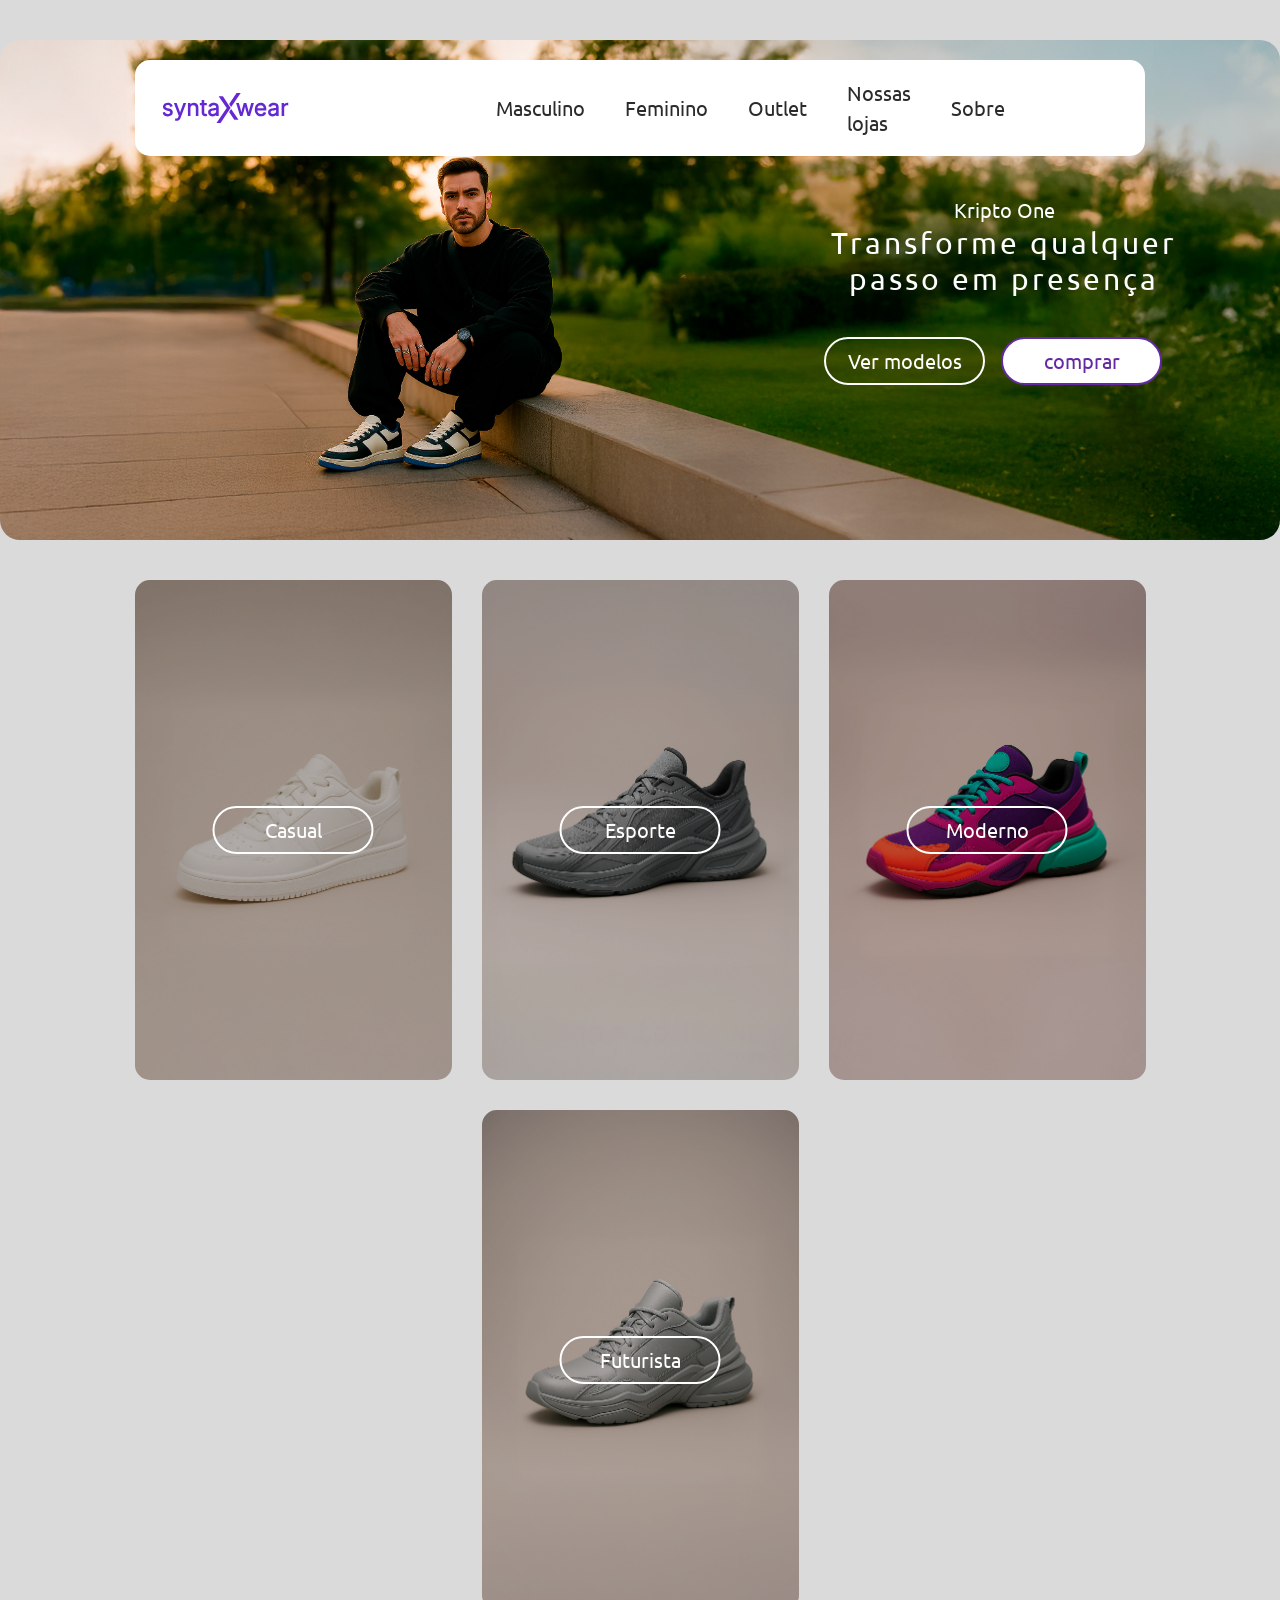
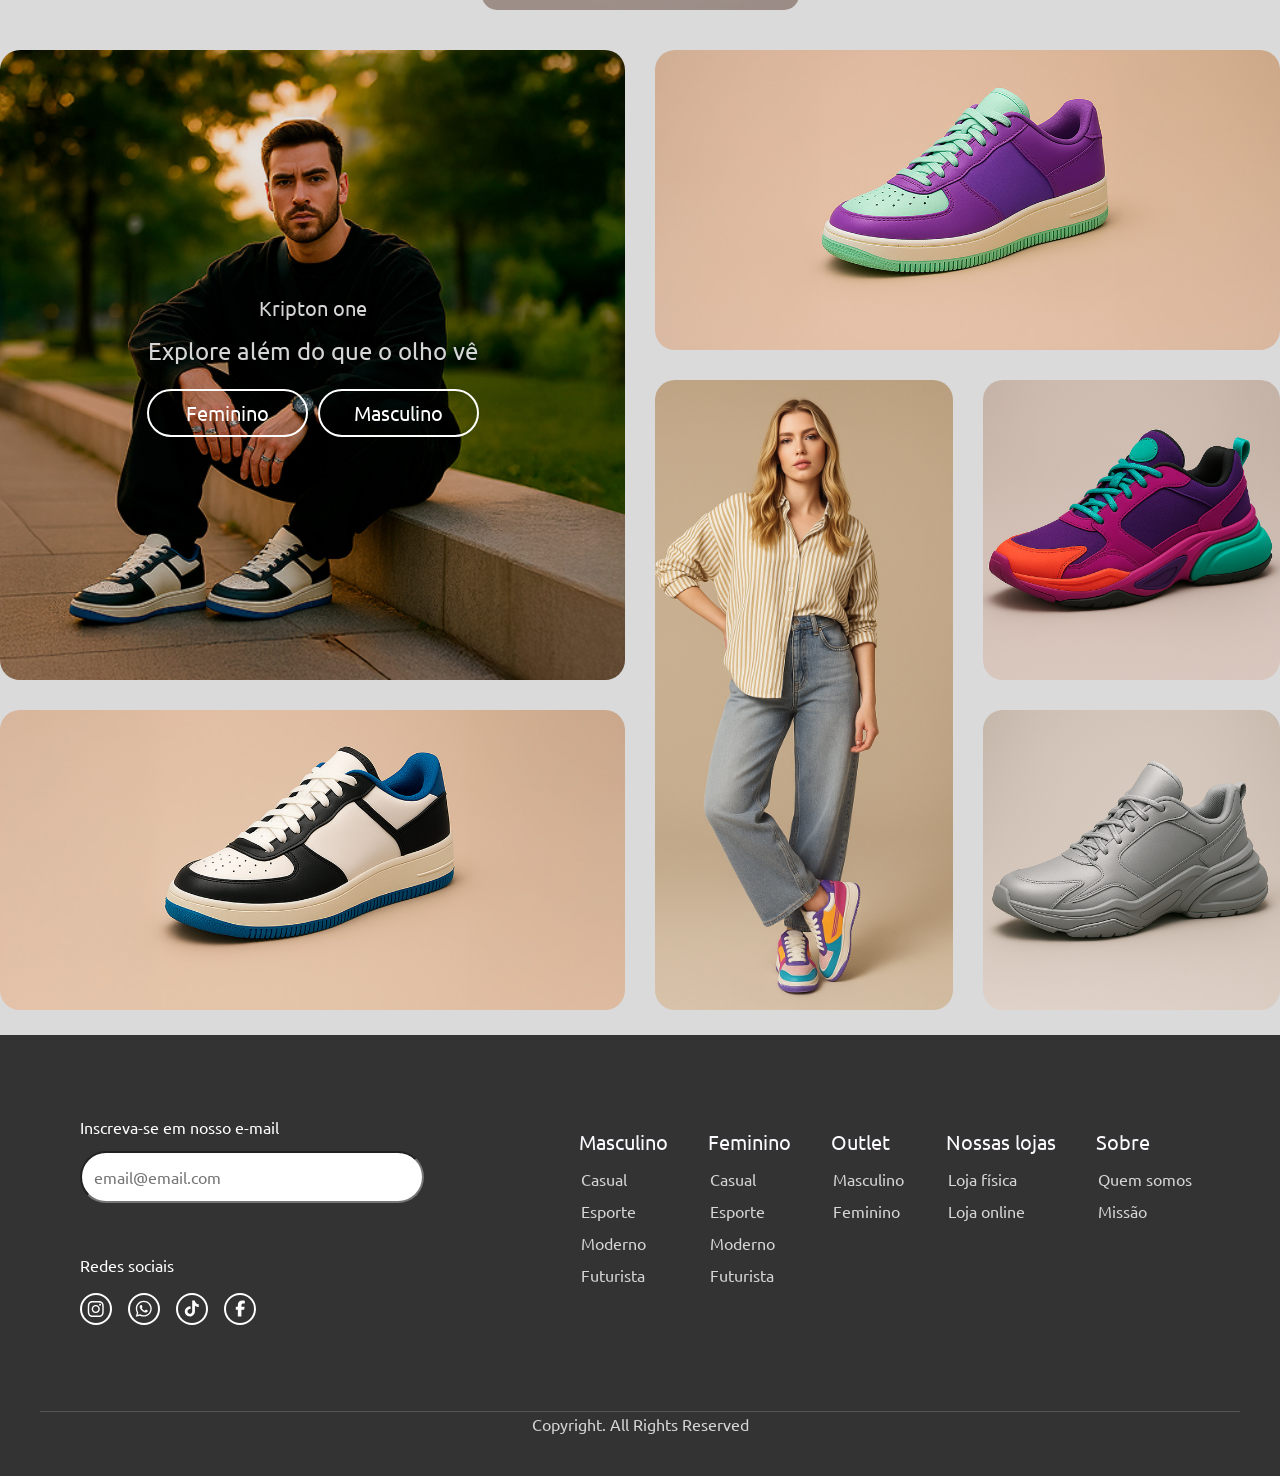
<file: index.html>
<!DOCTYPE html>
<html lang="pt-br">

<head>
    <meta charset="UTF-8">
    <meta name="viewport" content="width=device-width, initial-scale=1.0">
    <title>SystaxWear-Tenis e snekers online</title>
    <meta name="description"
        content="SystaxWear é a sua loja online de tênis e sneakers. Encontre os melhores modelos, desde os clássicos até os lançamentos mais recentes. Compre com segurança e estilo na SystaxWear.">
    <!-- Chamar o arquivo reset antes de todos os outros. -->
    <link rel="stylesheet" href="src/reset.css">
    <link rel="stylesheet" href="src/variables.css">
    <link rel="stylesheet" href="src/style.css">

    <link rel="shortcut icon" href="images/favicon/logo.svg" type="image/x-icon">
</head>

<body>
    <header class="header">
        <h1 class="logo">
            <a href="index.html"><img src="images/logo/logo.svg" alt="SystaxWear-Tenis e snekers online"
                    title="SystaxWear-Tenis e snekers online"></a>
        </h1>

        <input type="checkbox" name="" id="menu-toggle" class="menu-toggle">
        <label for="menu-toggle" class="menu-icon">
            <img src="./images/icons/hamburguer.svg" alt="">
        </label>

        <nav class="nav-container">


            <nav class="nav-center" aria-label="Categorias Principais">
                <ul>
                    <li><a href="./pages/tenis_masculino.html">Masculino</a></li>
                    <li><a href="./pages/tenis_feminino.html">Feminino</a></li>
                    <li><a href="./pages/outlet.html">Outlet</a></li>
                </ul>
            </nav>


            <nav class="nav-right" aria-label="Acesso rapido">
                <ul>
                    <li><a href="#">Nossas lojas</a></li>
                    <li><a href="#">Sobre</a></li>
                    <li><a href="#"><img src="images/icons/user.svg" alt=""></a></li>
                    <li><a href="#"><img src="images/icons/help.svg" alt=""></a></li>
                    <li><a href="#"><img src="images/icons/bag.svg" alt=""></a></li>
                </ul>

            </nav>
        </nav>


    </header>
    <!-- Navegação -->
    <!-- Hero section -->
    <main>
        <section id="hero" class="hero-section hero-home">
            <div class="hero-overlay">
                <div class="hero-content">
                    <span class="hero-subtitle">Kripto One</span>
                    <h2 class="hero-title">Transforme qualquer passo em presença</h2>
                    <div class="hero-buttons">
                        <a class="btn btn-outline" href="#categorias-tenis">Ver modelos</a>
                        <a class="btn btn-filled" href="#">comprar</a>
                    </div>
                </div>
            </div>
        </section>
        <!-- Seção de categorias dos tenis -->
        <section id="categorias-tenis" class="category-section">

            <div class="category-card casual">
                <a href="#" class="category-link">
                    <span class="overlay"></span>
                    <span class="category-name btn btn-outline">Casual</span>
                </a>
            </div>
            <div class="category-card esporte">
                <a href="#" class="category-link">
                    <span class="overlay"></span>
                    <span class="category-name btn btn-outline">Esporte</span>
                </a>
            </div>
            <div class="category-card moderno">
                <a href="#" class="category-link">
                    <span class="overlay"></span>
                    <span class="category-name btn btn-outline">Moderno</span>
                </a>
            </div>
            <div class="category-card futurista">
                <a href="#" class="category-link">
                    <span class="overlay"></span>
                    <span class="category-name btn btn-outline">Futurista</span>
                </a>
            </div>
        </section>
        <!-- Seção de produtos -->
        <section class="grid-section" id="grid">
            <div class="card highlight bg-top1">
                <div class="top1-content">
                    <h3 class="card-title">Kripton one</h3>
                    <p class="card-subtitle">Explore além do que o olho vê</p>
                    <div class="cta-group">
                        <a href="./pages/tenis_feminino.html" class="btn btn-outline">Feminino</a>
                        <a href="./pages/tenis_masculino.html" class="btn btn-outline">Masculino</a>
                    </div>
                </div>
            </div>
            <div class="card sneaker-purple"></div>
            <div class="card model"></div>
            <div class="card sneaker-color"></div>
            <div class="card sneaker-white"></div>
            <div class="card sneaker-silver"></div>
        </section>
    </main>
    <footer class="site-footer" id="footer">
        <div class="footer-content">
            <div class="footer-right">
                <form class="newsletter-form">
                    <label for="newsletter-email">Inscreva-se em nosso e-mail</label>
                    <input type="email" id="newsletter-email" placeholder="email@email.com" />
                </form>
                <div class="footer-social">
                    <span>Redes sociais</span>
                    <ul>
                        <li>
                            <a href="https://www.instagram.com/" target="_blank"><img src="./images/icons/instagram.svg"
                                    alt="Instagram" /></a>
                        </li>
                        <li>
                            <a href="https://wa.me/5511999999999" target="_blank"><img src="./images/icons/whatsapp.svg"
                                    alt="WhatsApp" /></a>
                        </li>
                        <li>
                            <a href="https://www.tiktok.com/" target="_blank"><img src="./images/icons/tiktok.svg"
                                    alt="TikTok" /></a>
                        </li>
                        <li>
                            <a href="https://www.facebook.com/" target="_blank"><img src="./images/icons/facebook.svg"
                                    alt="Facebook" /></a>
                        </li>
                    </ul>
                </div>
            </div>
            <nav class="footer-nav">
                <div class="footer-column">
                    <strong>Masculino</strong>
                    <ul>
                        <li><a href="#grid">Casual</a></li>
                        <li><a href="#categorias-tenis">Esporte</a></li>
                        <li><a href="#grid">Moderno</a></li>
                        <li><a href="#grid">Futurista</a></li>
                    </ul>
                </div>
                <div class="footer-column">
                    <strong>Feminino</strong>
                    <ul>
                        <li><a href="#grid">Casual</a></li>
                        <li><a href="#grid">Esporte</a></li>
                        <li><a href="#grid">Moderno</a></li>
                        <li><a href="#grid">Futurista</a></li>
                    </ul>
                </div>
                <div class="footer-column">
                    <strong>Outlet</strong>
                    <ul>
                        <li><a href="#grid">Masculino</a></li>
                        <li><a href="#grid">Feminino</a></li>
                    </ul>
                </div>
                <div class="footer-column">
                    <strong>Nossas lojas</strong>
                    <ul>
                        <li><a href="#grid">Loja física</a></li>
                        <li><a href="#grid">Loja online</a></li>
                    </ul>
                </div>
                <div class="footer-column">
                    <strong>Sobre</strong>
                    <ul>
                        <li><a href="#grid">Quem somos</a></li>
                        <li><a href="#grid">Missão</a></li>
                    </ul>
                </div>
            </nav>
        </div>


        <div class="footer-copy">Copyright. All Rights Reserved</div>
    </footer>
</body>


</html>
</file>
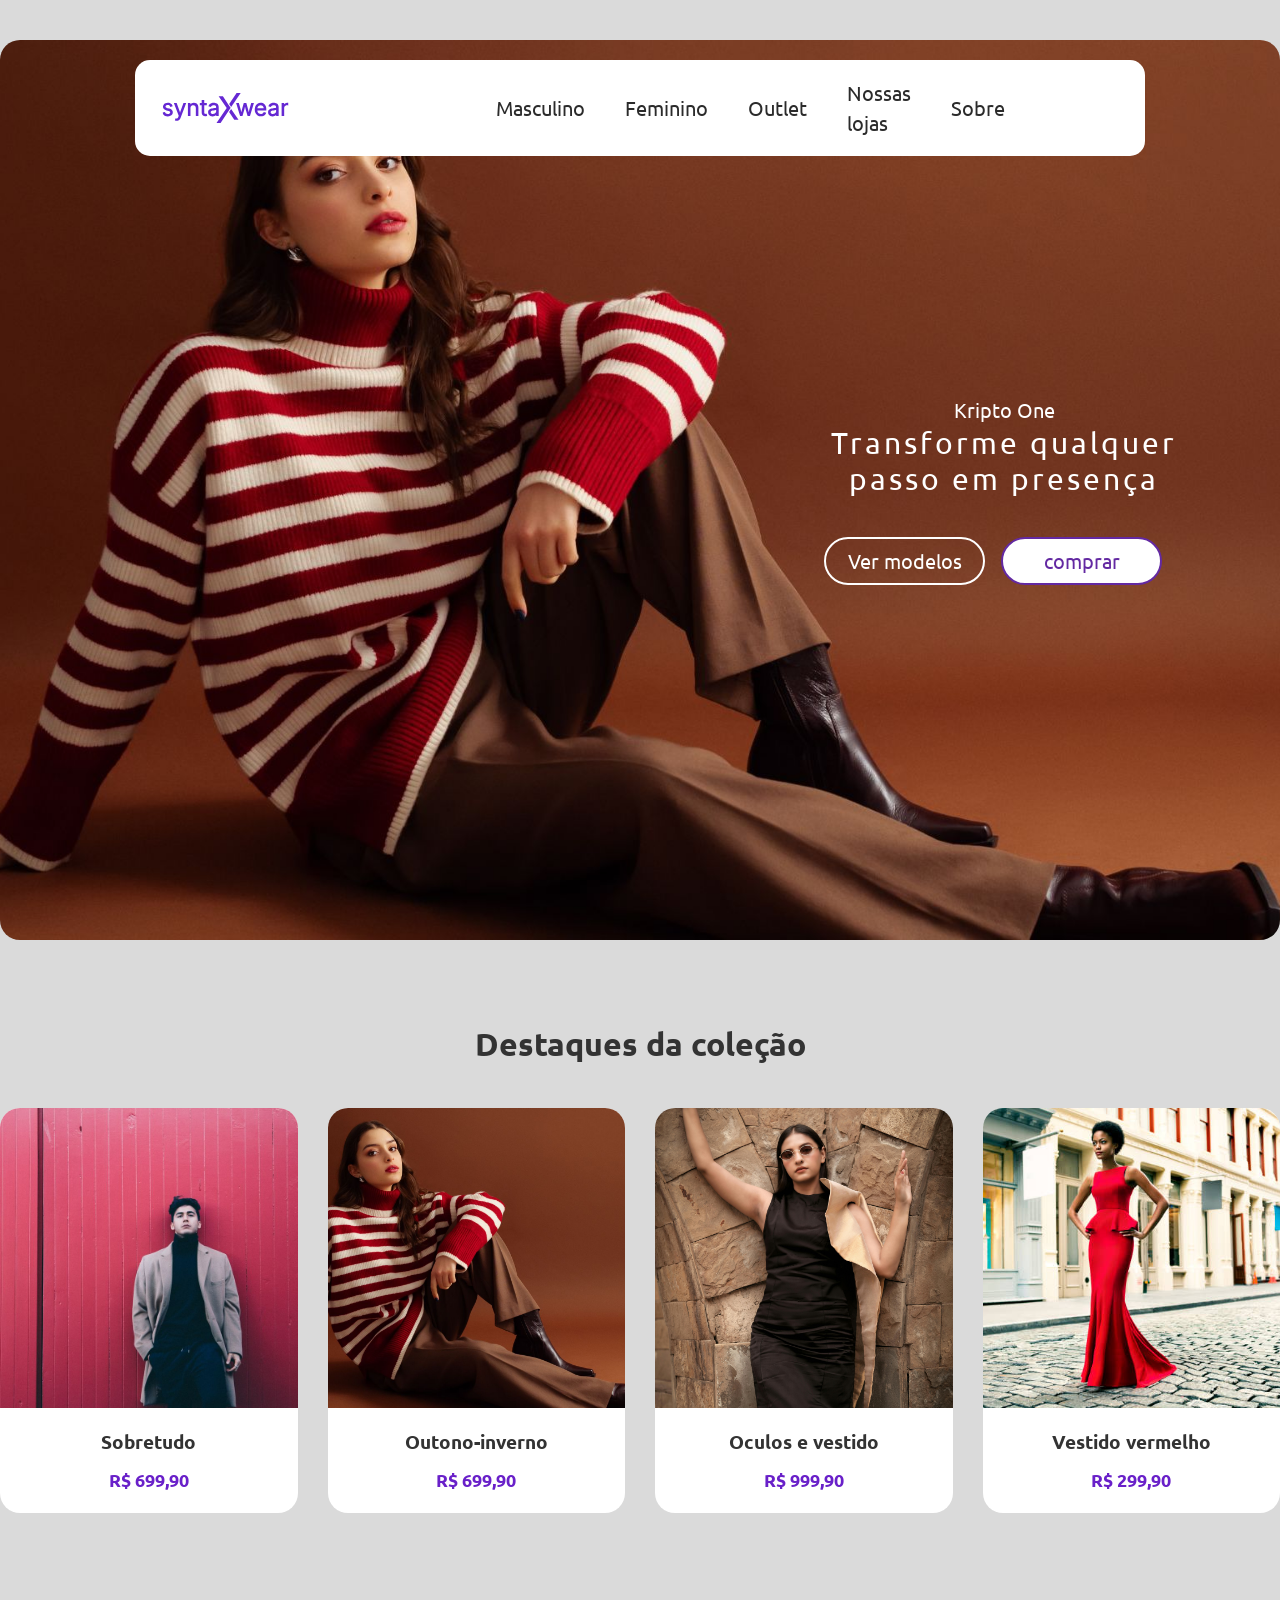
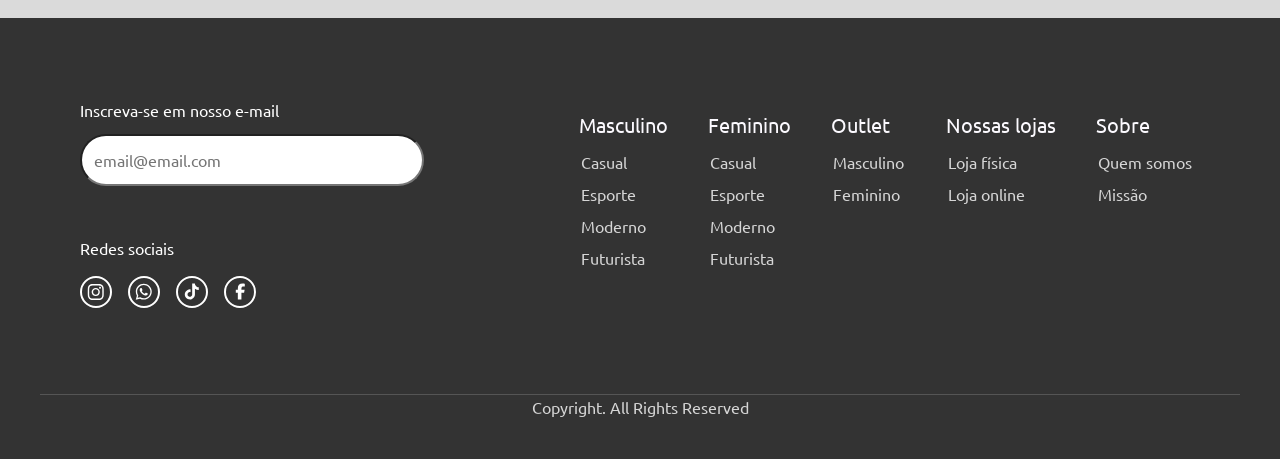
<file: pages/outlet.html>
<!DOCTYPE html>
<html lang="pt-br">

<head>
    <meta charset="UTF-8">
    <meta name="viewport" content="width=device-width, initial-scale=1.0">
    <title>SystaxWear-Tenis e snekers online</title>
    <meta name="description"
        content="SystaxWear é a sua loja online de tênis e sneakers. Encontre os melhores modelos, desde os clássicos até os lançamentos mais recentes. Compre com segurança e estilo na SystaxWear.">
    <!-- Chamar o arquivo reset antes de todos os outros. -->
    <link rel="stylesheet" href="../src/reset.css">
    <link rel="stylesheet" href="../src/variables.css">
    <link rel="stylesheet" href="../src/style.css">

    <link rel="shortcut icon" href="../images/favicon/logo.svg" type="image/x-icon">
</head>

<body>
    <header class="header">
        <h1 class="logo">
            <a href="../index.html"><img src="../images/logo/logo.svg" alt="SystaxWear-Tenis e snekers online"
                    title="SystaxWear-Tenis e snekers online"></a>
        </h1>

        <input type="checkbox" name="" id="menu-toggle" class="menu-toggle">
        <label for="menu-toggle" class="menu-icon">
            <img src="../images/icons/hamburguer.svg" alt="">
        </label>

        <nav class="nav-container">


            <nav class="nav-center" aria-label="Categorias Principais">
                <ul>
                    <li><a href="../pages/tenis_masculino.html">Masculino</a></li>
                    <li><a href="../pages/tenis_feminino.html">Feminino</a></li>
                    <li><a href="../pages/outlet.html">Outlet</a></li>
                </ul>
            </nav>


            <nav class="nav-right" aria-label="Acesso rapido">
                <ul>
                    <li><a href="#">Nossas lojas</a></li>
                    <li><a href="#">Sobre</a></li>
                    <li><a href="#"><img src="../images/icons/user.svg" alt=""></a></li>
                    <li><a href="#"><img src="../images/icons/help.svg" alt=""></a></li>
                    <li><a href="#"><img src="../images/icons/bag.svg" alt=""></a></li>
                </ul>

            </nav>
        </nav>


    </header>
    <!-- Navegação -->
    <!-- Hero section -->
    <main>
        <section id="hero" class="hero-section hero-outlet">
            <div class="hero-overlay">
                <div class="hero-content">
                    <span class="hero-subtitle">Kripto One</span>
                    <h2 class="hero-title">Transforme qualquer passo em presença</h2>
                    <div class="hero-buttons">
                        <a class="btn btn-outline" href="#destaques">Ver modelos</a>
                        <a class="btn btn-filled" href="#">comprar</a>
                    </div>
                </div>
            </div>
        </section>
        <!-- Seção de produtos -->
        <section id="destaques" class="products-section">

            <h2 class="section-title">
                Destaques da coleção
            </h2>

            <div class="products-grid">

                <article class="product-card">
                    <img src="../images/products/clothes/roupa-homem1.jpg" alt="Tênis Kripto One">

                    <div class="product-info">
                        <h3>Sobretudo</h3>
                        <p class="product-price">R$ 699,90</p>
                    </div>
                </article>

                <article class="product-card">
                    <img src="../images/products/clothes/moca-de-vermelho.jpg" alt="Tênis Kripto One">

                    <div class="product-info">
                        <h3>Outono-inverno</h3>
                        <p class="product-price">R$ 699,90</p>
                    </div>
                </article>

                <article class="product-card">
                    <img src="../images/products/clothes/pexels-photo-32504521.jpeg" alt="Tênis Kripto One">

                    <div class="product-info">
                        <h3>Oculos e vestido</h3>
                        <p class="product-price">R$ 999,90</p>
                    </div>
                </article>

                <article class="product-card">
                    <img src="../images/products/clothes/vestido-vermelho.jpg" alt="Tênis Kripto One">

                    <div class="product-info">
                        <h3>Vestido vermelho</h3>
                        <p class="product-price">R$ 299,90</p>
                    </div>
                </article>
            </div>

        </section>
    </main>

    <!-- Seção footer -->
    <footer class="site-footer" id="footer">
        <div class="footer-content">
            <div class="footer-right">
                <form class="newsletter-form">
                    <label for="newsletter-email">Inscreva-se em nosso e-mail</label>
                    <input type="email" id="newsletter-email" placeholder="email@email.com" />
                </form>
                <div class="footer-social">
                    <span>Redes sociais</span>
                    <ul>
                        <li>
                            <a href="https://www.instagram.com/" target="_blank"><img
                                    src="../images/icons/instagram.svg" alt="Instagram" /></a>
                        </li>
                        <li>
                            <a href="https://wa.me/5511999999999" target="_blank"><img
                                    src="../images/icons/whatsapp.svg" alt="WhatsApp" /></a>
                        </li>
                        <li>
                            <a href="https://www.tiktok.com/" target="_blank"><img src="../images/icons/tiktok.svg"
                                    alt="TikTok" /></a>
                        </li>
                        <li>
                            <a href="https://www.facebook.com/" target="_blank"><img src="../images/icons/facebook.svg"
                                    alt="Facebook" /></a>
                        </li>
                    </ul>
                </div>
            </div>
            <nav class="footer-nav">
                <div class="footer-column">
                    <strong>Masculino</strong>
                    <ul>
                        <li><a href="#grid">Casual</a></li>
                        <li><a href="#categorias-tenis">Esporte</a></li>
                        <li><a href="#grid">Moderno</a></li>
                        <li><a href="#grid">Futurista</a></li>
                    </ul>
                </div>
                <div class="footer-column">
                    <strong>Feminino</strong>
                    <ul>
                        <li><a href="#grid">Casual</a></li>
                        <li><a href="#grid">Esporte</a></li>
                        <li><a href="#grid">Moderno</a></li>
                        <li><a href="#grid">Futurista</a></li>
                    </ul>
                </div>
                <div class="footer-column">
                    <strong>Outlet</strong>
                    <ul>
                        <li><a href="#grid">Masculino</a></li>
                        <li><a href="#grid">Feminino</a></li>
                    </ul>
                </div>
                <div class="footer-column">
                    <strong>Nossas lojas</strong>
                    <ul>
                        <li><a href="#grid">Loja física</a></li>
                        <li><a href="#grid">Loja online</a></li>
                    </ul>
                </div>
                <div class="footer-column">
                    <strong>Sobre</strong>
                    <ul>
                        <li><a href="#grid">Quem somos</a></li>
                        <li><a href="#grid">Missão</a></li>
                    </ul>
                </div>
            </nav>
        </div>


        <div class="footer-copy">Copyright. All Rights Reserved</div>
    </footer>
    </footer>
</body>

</html>
</file>
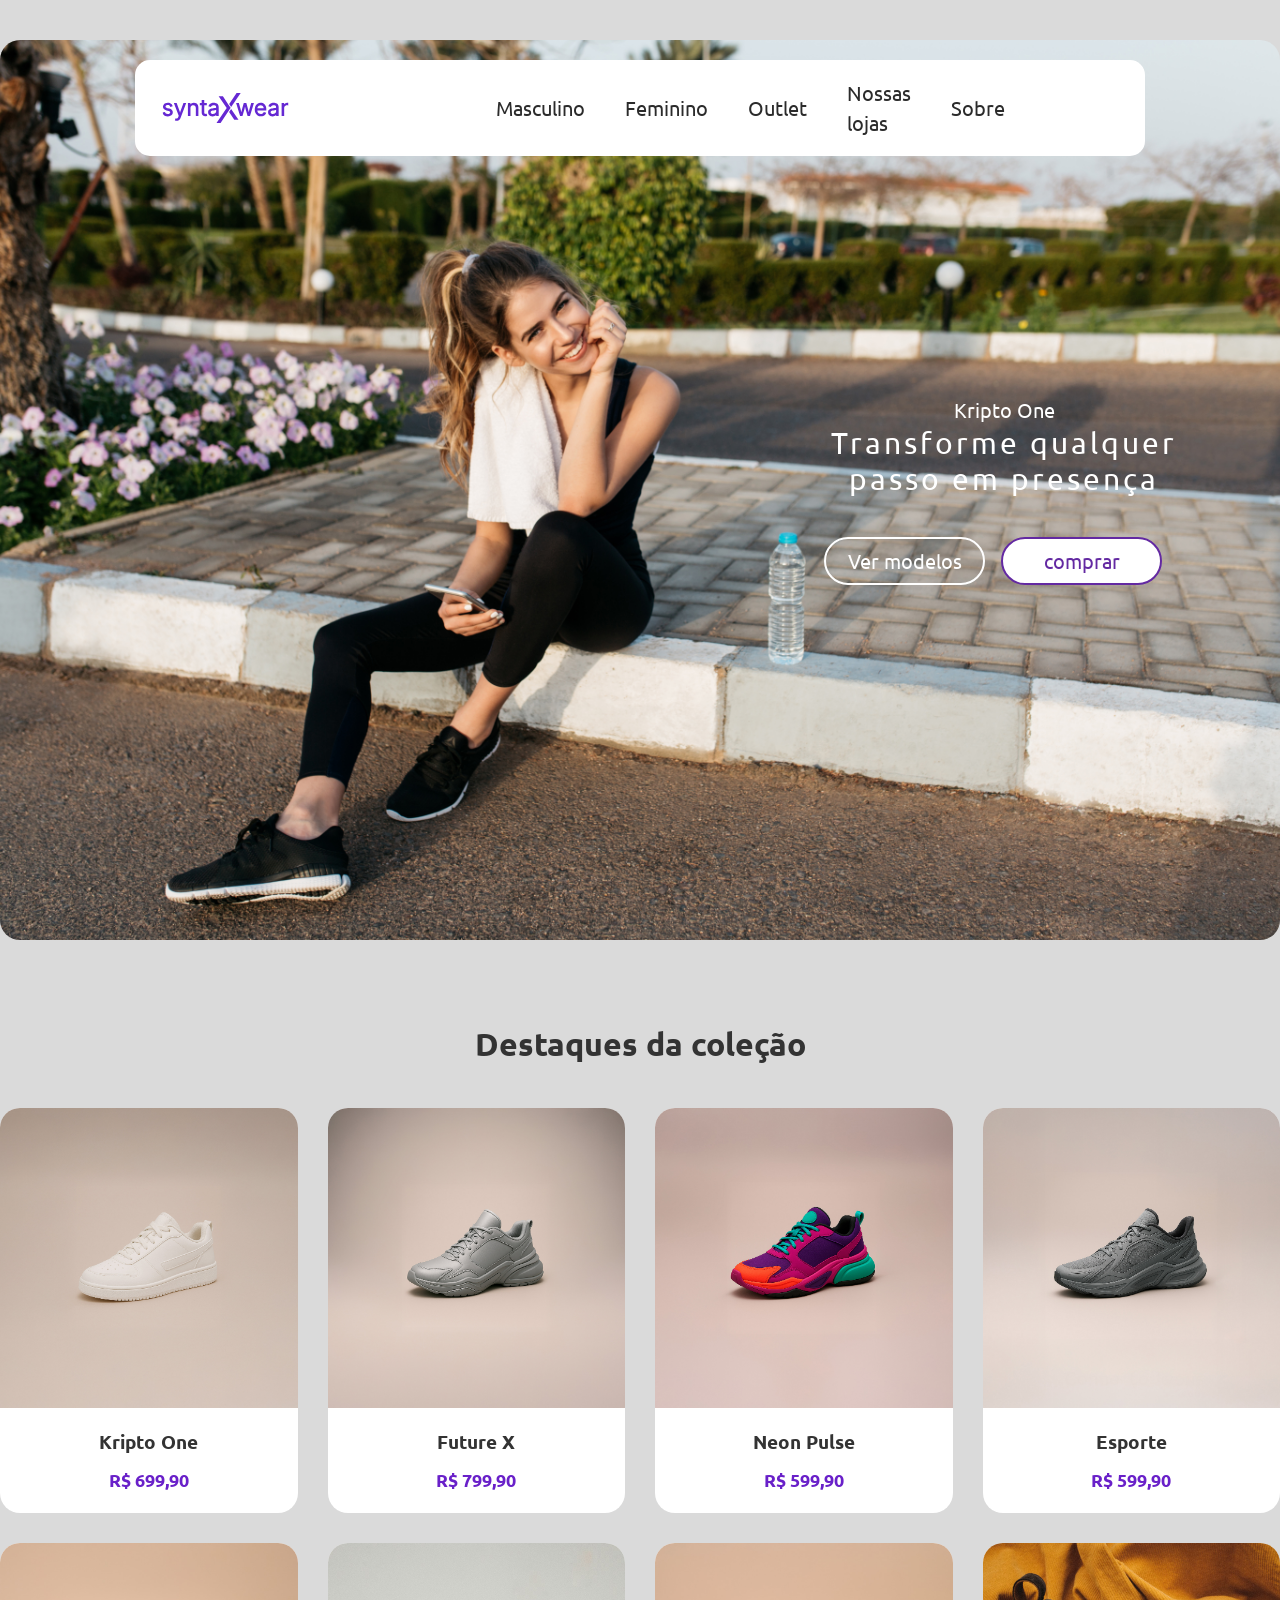
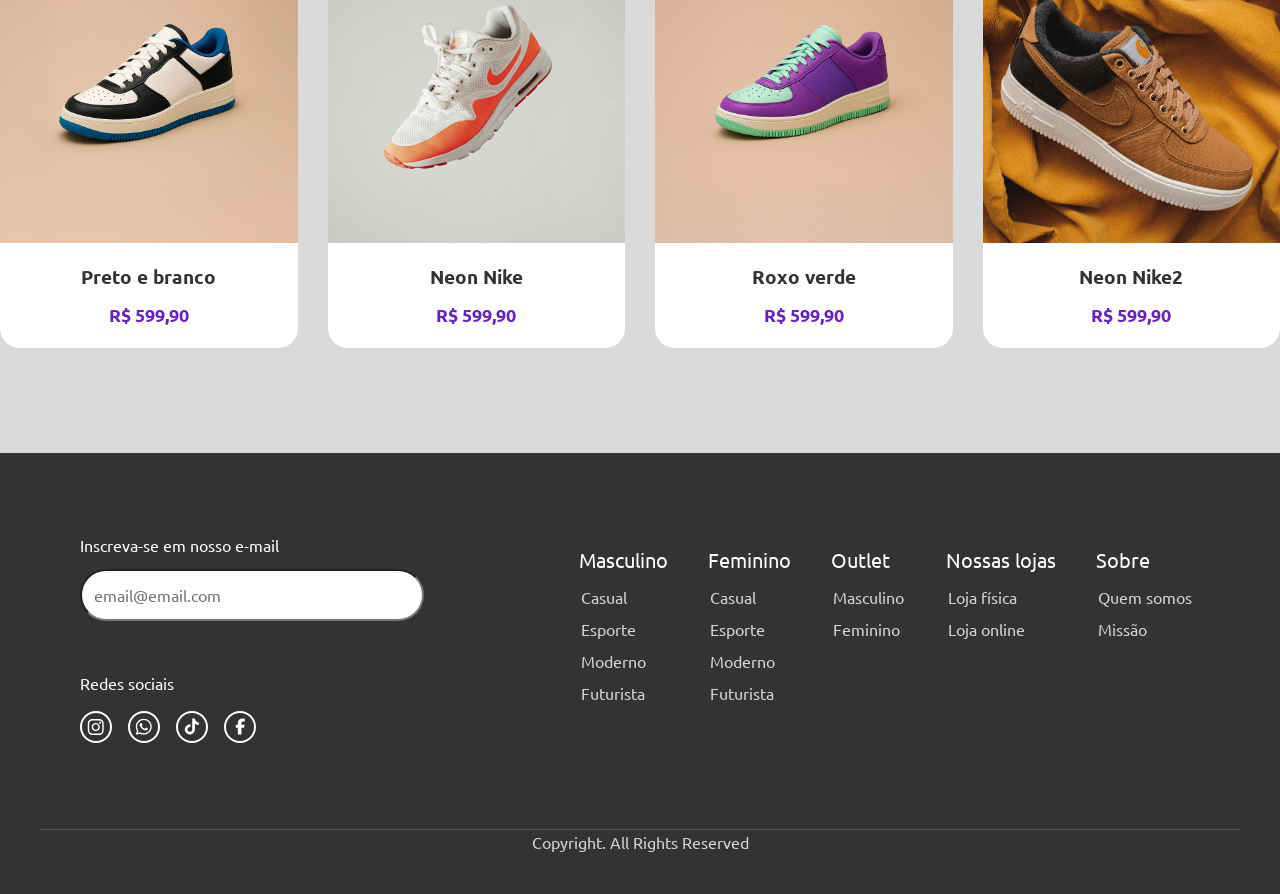
<file: pages/tenis_feminino.html>
<!DOCTYPE html>
<html lang="pt-br">

<head>
    <meta charset="UTF-8">
    <meta name="viewport" content="width=device-width, initial-scale=1.0">
    <title>SystaxWear-Tenis e snekers online</title>
    <meta name="description"
        content="SystaxWear é a sua loja online de tênis e sneakers. Encontre os melhores modelos, desde os clássicos até os lançamentos mais recentes. Compre com segurança e estilo na SystaxWear.">
    <!-- Chamar o arquivo reset antes de todos os outros. -->
    <link rel="stylesheet" href="../src/reset.css">
    <link rel="stylesheet" href="../src/variables.css">
    <link rel="stylesheet" href="../src/style.css">

    <link rel="shortcut icon" href="../images/favicon/logo.svg" type="image/x-icon">
</head>

<body>
    <header class="header">
        <h1 class="logo">
            <a href="../index.html"><img src="../images/logo/logo.svg" alt="SystaxWear-Tenis e snekers online"
                    title="SystaxWear-Tenis e snekers online"></a>
        </h1>

        <input type="checkbox" name="" id="menu-toggle" class="menu-toggle">
        <label for="menu-toggle" class="menu-icon">
            <img src="../images/icons/hamburguer.svg" alt="">
        </label>

        <nav class="nav-container">


            <nav class="nav-center" aria-label="Categorias Principais">
                <ul>
                    <li><a href="../pages/tenis_masculino.html">Masculino</a></li>
                    <li><a href="../pages/tenis_feminino.html">Feminino</a></li>
                    <li><a href="../pages/outlet.html">Outlet</a></li>
                </ul>
            </nav>


            <nav class="nav-right" aria-label="Acesso rapido">
                <ul>
                    <li><a href="#">Nossas lojas</a></li>
                    <li><a href="#">Sobre</a></li>
                    <li><a href="#"><img src="../images/icons/user.svg" alt=""></a></li>
                    <li><a href="#"><img src="../images/icons/help.svg" alt=""></a></li>
                    <li><a href="#"><img src="../images/icons/bag.svg" alt=""></a></li>
                </ul>

            </nav>
        </nav>


    </header>
    <!-- Navegação -->
    <!-- Hero section -->
    <main>
        <section id="hero" class="hero-section hero-feminino">
            <div class="hero-overlay">
                <div class="hero-content">
                    <span class="hero-subtitle">Kripto One</span>
                    <h2 class="hero-title">Transforme qualquer passo em presença</h2>
                    <div class="hero-buttons">
                        <a class="btn btn-outline" href="#destaques">Ver modelos</a>
                        <a class="btn btn-filled" href="#">comprar</a>
                    </div>
                </div>
            </div>
        </section>
        <!-- Seção de produtos -->
        <section id="destaques" class="products-section">

            <h2 class="section-title">
                Destaques da coleção
            </h2>

            <div class="products-grid">

                <article class="product-card">
                    <img src="../images/products/casual.jpg" alt="Tênis Kripto One">

                    <div class="product-info">
                        <h3>Kripto One</h3>
                        <p class="product-price">R$ 699,90</p>
                    </div>
                </article>

                <article class="product-card">
                    <img src="../images/products/futurista.jpg" alt="Tênis Future X">

                    <div class="product-info">
                        <h3>Future X</h3>
                        <p class="product-price">R$ 799,90</p>
                    </div>
                </article>

                <article class="product-card">
                    <img src="../images/products/moderno.jpg" alt="Tênis Neon Pulse">

                    <div class="product-info">
                        <h3>Neon Pulse</h3>
                        <p class="product-price">R$ 599,90</p>
                    </div>
                </article>

                <article class="product-card">
                    <img src="../images/products/esporte.jpg" alt="Tênis Neon Pulse">

                    <div class="product-info">
                        <h3>Esporte</h3>
                        <p class="product-price">R$ 599,90</p>
                    </div>
                </article>

                <article class="product-card">
                    <img src="../images/products/preto-branco-grid.jpg" alt="Tênis Neon Pulse">

                    <div class="product-info">
                        <h3>Preto e branco</h3>
                        <p class="product-price">R$ 599,90</p>
                    </div>
                </article>

                <article class="product-card">
                    <img src="../images/products/shoes nike.jpg" alt="Tênis Neon Pulse">

                    <div class="product-info">
                        <h3>Neon Nike</h3>
                        <p class="product-price">R$ 599,90</p>
                    </div>
                </article>

                <article class="product-card">
                    <img src="../images/products/roxo-verde-grid.jpg" alt="Tênis Neon Pulse">

                    <div class="product-info">
                        <h3>Roxo verde</h3>
                        <p class="product-price">R$ 599,90</p>
                    </div>
                </article>

                <article class="product-card">
                    <img src="../images/products/shoes nike2.jpg" alt="Tênis Neon Pulse">

                    <div class="product-info">
                        <h3>Neon Nike2</h3>
                        <p class="product-price">R$ 599,90</p>
                    </div>
                </article>
            </div>

        </section>
    </main>

    <!-- Seção footer -->
    <footer class="site-footer" id="footer">
        <div class="footer-content">
            <div class="footer-right">
                <form class="newsletter-form">
                    <label for="newsletter-email">Inscreva-se em nosso e-mail</label>
                    <input type="email" id="newsletter-email" placeholder="email@email.com" />
                </form>
                <div class="footer-social">
                    <span>Redes sociais</span>
                    <ul>
                        <li>
                            <a href="https://www.instagram.com/" target="_blank"><img
                                    src="../images/icons/instagram.svg" alt="Instagram" /></a>
                        </li>
                        <li>
                            <a href="https://wa.me/5511999999999" target="_blank"><img
                                    src="../images/icons/whatsapp.svg" alt="WhatsApp" /></a>
                        </li>
                        <li>
                            <a href="https://www.tiktok.com/" target="_blank"><img src="../images/icons/tiktok.svg"
                                    alt="TikTok" /></a>
                        </li>
                        <li>
                            <a href="https://www.facebook.com/" target="_blank"><img src="../images/icons/facebook.svg"
                                    alt="Facebook" /></a>
                        </li>
                    </ul>
                </div>
            </div>
            <nav class="footer-nav">
                <div class="footer-column">
                    <strong>Masculino</strong>
                    <ul>
                        <li><a href="#grid">Casual</a></li>
                        <li><a href="#categorias-tenis">Esporte</a></li>
                        <li><a href="#grid">Moderno</a></li>
                        <li><a href="#grid">Futurista</a></li>
                    </ul>
                </div>
                <div class="footer-column">
                    <strong>Feminino</strong>
                    <ul>
                        <li><a href="#grid">Casual</a></li>
                        <li><a href="#grid">Esporte</a></li>
                        <li><a href="#grid">Moderno</a></li>
                        <li><a href="#grid">Futurista</a></li>
                    </ul>
                </div>
                <div class="footer-column">
                    <strong>Outlet</strong>
                    <ul>
                        <li><a href="#grid">Masculino</a></li>
                        <li><a href="#grid">Feminino</a></li>
                    </ul>
                </div>
                <div class="footer-column">
                    <strong>Nossas lojas</strong>
                    <ul>
                        <li><a href="#grid">Loja física</a></li>
                        <li><a href="#grid">Loja online</a></li>
                    </ul>
                </div>
                <div class="footer-column">
                    <strong>Sobre</strong>
                    <ul>
                        <li><a href="#grid">Quem somos</a></li>
                        <li><a href="#grid">Missão</a></li>
                    </ul>
                </div>
            </nav>
        </div>


        <div class="footer-copy">Copyright. All Rights Reserved</div>
    </footer>
</body>

</html>
</file>
<file: src/variables.css>
@import url('https://fonts.googleapis.com/css2?family=Ubuntu:ital,wght@0,300;0,400;0,500;0,700;1,300;1,400;1,500;1,700&display=swap');

:root{
    --font-principal: 'Ubuntu', sans-serif;
}
</file>
<file: src/style.css>
body,
html {
    font-family: var(--font-principal);
    background-color: #dadada;
    color: #333333;
    overflow-x: hidden;
}

main {
    padding: 2.5rem 0 0;
    max-width: 1360px;
    margin: 0 auto;
}

.header {
    background-color: rgb(255, 255, 255);
    position: fixed;
    top: 60px;
    left: 50%;
    transform: translate(-50%);
    width: calc(100% - 270px);
    /* height: 70px; */
    border-radius: 15px;
    z-index: 999;
    display: flex;
    justify-content: space-between;
    align-items: center;
    padding: 0.125rem 1.25rem;
}

.nav-container {
    display: flex;
    justify-content: space-between;
    width: 100%;
    align-items: center;
    flex: 1;
    margin-left: 10rem;
}

.logo img {
    height: 48px;
}

.nav-center ul {
    display: flex;
    gap: 2.5rem;
}

.nav-center a {
    color: #2b2b2b;
    font-size: 1.25rem;
}

.nav-right ul {
    display: flex;
    gap: 2.5rem;
    align-items: center;
}

.nav-right a {
    color: #2b2b2b;
    font-size: 1.25rem;
}

.nav-right img {
    height: 25px;
}

.nav-right a:hover {
    opacity: 0.7;
}

.nav-center a:hover,
.nav-right a:hover {
    color: #6920c9;
}

/* Seção hero */
.hero-section {
    height: 500px;
    background-repeat: no-repeat;
    background-position: center center;
    position: relative;
    background-size: cover;
    border-radius: 20px;
}

.hero-home {
    background-image: url(../images/banner/hero.jpg);
}

.hero-masculino {
    background-image: url("../images/banner/moco-banner-desktop.jpg");
    height: 900px;
}

.hero-feminino {
    background-image: url("../images/banner/moca-banner-desktop.jpg");
    height: 900px;
}

.hero-outlet {
    background-image: url("../images/products/clothes/moca-de-vermelho.jpg");
    height: 900px;
}

.hero-overlay {
    width: 100%;
    height: 100%;
    display: flex;
    align-items: center;
    justify-content: flex-end;
    padding: 0 6rem;
}

.hero-content {
    color: #ffff;
    max-width: 360px;
    text-align: center;
}

.hero-content .hero-title {
    font-size: 1.87rem;
    margin-bottom: 40px;
    font-weight: 400;
    line-height: 36px;
    letter-spacing: 3px;
}

.hero-content .hero-subtitle {
    font-size: 1.25rem;
    font-weight: 400;
}

.hero-buttons {
    display: flex;
    gap: 16px;
}

.btn {
    font-size: 1.25rem;
    width: 161px;
    height: 48px;
    border-radius: 25px;
    text-decoration: none;
    color: #ffff;
    font-weight: 400;
    padding: 10px 20px;
    transition: background-color 0.3s, border 0.3s;
    line-height: 23px;
    text-align: center;
}


.btn-outline {
    background-color: transparent;
    border: 2px solid #ffff;
}

.btn-filled {
    background-color: #ffff;
    border: 2px solid;
    color: #6329A2;
}

.btn:hover {
    background-color: #6920c9;
    color: #ffff;
    border-color: #6329A2;
    text-align: right;
}

/*Product-card*/
.category-section {
    padding-top: 40px;
    padding-bottom: 40px;
    display: flex;
    flex-wrap: wrap;
    justify-content: center;
    gap: 30px;
}

.category-card {
    position: relative;
    width: 317px;
    height: 500px;
    border-radius: 15px;
    transition: transform 0.3s ease;
    overflow: hidden;
    /*Usado para cortar tudo que "vaze" para fora desse contexto*/
}

.overlay {
    position: absolute;
    inset: 0;
    /*Propriedade que faz com que ela ocupe todo o espaço disponível do elemento pai*/
    background-color: rgb(0, 0, 0, 0.25);
    z-index: 1;
}

.category-name {
    position: absolute;
    left: 50%;
    top: 50%;
    transform: translate(-50%, -50%);
    z-index: 2;
}

.category-card:hover {
    transform: scale(1.05);
    transition: transform 0.3s ease;
}



.casual {
    background-image: url(../images/products/casual.jpg);
    background-size: cover;
    background-position: center;
}

.esporte {
    background-image: url(../images/products/esporte.jpg);
    background-size: cover;
    background-position: center;
}

.moderno {
    background-image: url(../images/products/moderno.jpg);
    background-size: cover;
    background-position: center;
}

.futurista {
    background-image: url(../images/products/futurista.jpg);
    background-size: cover;
    background-position: center;
}

/*Usado em outras páginas além da página principal*/
.category-section h1 {
    display: flex;
    justify-content: center;
    width: 100%;
    font-size: 50px;
}

.category-section p {
    display: flex;
    justify-content: center;
    width: 100%;
    margin-top: 12px;
    margin-bottom: 5px;
    font-size: 35px;
}

/*Seção grid de produtos*/

.grid-section {
    display: grid;
    grid-template-columns: repeat(4, 1fr);
    grid-template-rows: repeat(3, 300px);
    grid-template-areas:
        "highlight highlight sneaker-purple sneaker-purple"
        "highlight highlight model sneaker-color"
        "sneaker-white sneaker-white model sneaker-silver";
    gap: 30px;
}

.card {
    background-position: center;
    background-repeat: no-repeat;
    background-size: cover;
    position: relative;
    border-radius: 20px;
    transition: transform 0.3s ease;
}

.card:hover {
    cursor: pointer;
    transform: scale(1.03);
    transition: transform 0.3s ease;
}

.highlight {
    grid-area: highlight;
    background-image: url(../images/products/card_imagem.jpg);
}

.sneaker-purple {
    grid-area: sneaker-purple;
    background-image: url(../images/products/roxo-verde-grid.jpg);
}

.model {
    grid-area: model;
    background-image: url(../images/products/modelo-feminino.jpg);
}

.sneaker-color {
    grid-area: sneaker-color;
    background-image: url(../images/products/futurista-grid.jpg);

}

.sneaker-white {
    grid-area: sneaker-white;
    background-image: url(../images/products/preto-branco-grid.jpg);

}

.sneaker-silver {
    grid-area: sneaker-silver;
    background-image: url(../images/products/moderno-grid.jpg);

}

.top1-content {
    position: absolute;
    left: 50%;
    top: 50%;
    transform: translate(-50%, -50%);
    text-align: center;
}

.card-title {
    font-size: 1.25rem;
    font-weight: 400;
    color: #d6d6d6;
    margin-bottom: 10px;
}

.card-subtitle {
    font-size: 1.5rem;
    font-weight: 400;
    color: #d6d6d6;
    margin-bottom: 20px;
}

.cta-group {
    display: flex;
    gap: 10px;
}

/*Seção de produtos*/
.products-section {
    padding: 80px 0;
}

.section-title {
    font-size: 2rem;
    margin-bottom: 40px;
    text-align: center;
}

.products-grid {
    display: grid;
    grid-template-columns: repeat(auto-fit, minmax(250px, 1fr));
    gap: 30px;
}

.product-card {
    background-color: #fff;
    border-radius: 20px;
    overflow: hidden;
    transition: transform 0.3s ease;
}

.product-card:hover {
    transform: translateY(-8px);
}

.product-card img {
    width: 100%;
    height: 300px;
    object-fit: cover;
    display: block;
}

.product-info {
    padding: 20px;
    display: flex;
    flex-direction: column;
    text-align: center;
}

.product-info h3 {
    font-size: 1.2rem;
    margin-bottom: 10px;
}

.product-price {
    color: #6920c9;
    font-size: 1.1rem;
    font-weight: bold;
}

/*footer*/
.site-footer {
    margin-top: 25px;
    background-color: #333333;
    color: white;
    padding: 40px;
}

.footer-content {
    max-width: 1360px;
    margin: 0 auto;
    padding: 40px;
    display: flex;
    gap: 155px;
}

.footer-right {
    display: flex;
    gap: 3.125rem;
    flex-direction: column;
}

.footer-nav {
    display: flex;
    gap: 40px;
}

.footer-column {
    padding: 0;
    margin-top: 12px;
}

.footer-column ul {
    display: flex;
    flex-direction: column;
    gap: 8px;
}

.footer-nav ul {
    display: flex;
    padding: 0;
    margin: 0;
}

.footer-nav li a {
    color: #d6d6d6;
    padding: 2px;
}

.footer-nav li a:hover {
    color: #d6d6d6;
    padding: 2px;
    text-decoration: underline;
}

.footer-nav strong {
    display: block;
    margin-bottom: 10px;
    color: #fcfaff;
    font-size: 1.25rem;
    padding: 0;
    font-weight: 400;
}

.footer-social ul {
    display: flex;
    gap: 16px;
    padding: 0;
}


.newsletter-form input {
    border-radius: 30px;
    color: #313131aa;
    padding: 12px;
    width: 344px;
}

.newsletter-form {
    display: flex;
    gap: 12px;
    flex-direction: column;
}

.footer-social ul li a:hover {
    opacity: 0.7;
}

.footer-copy {
    text-align: center;
    margin-top: 30px;
    color: #d6d6d6;
    border-top: 1px solid #555;
}

/*Menu responsivo*/
.menu-toggle {
    display: none;
}

.menu-icon {
    width: 30px;
    height: 30px;
    display: none;
    cursor: pointer;
    z-index: 1001;
}

.menu-icon img {
    width: 100%;
    height: 100%;
    transition: opacity 0.3s ease;
}

.menu-icon:hover img {
    opacity: 0.7;
}

/*Responsividade*/
@media (max-width: 1200px) {
    .header {
        position: fixed;
        top: 50px;
        left: 10px;
        right: 10px;
        width: auto;
        transform: none;
        padding: 0.5rem 0.8rem;
        display: flex;
        justify-content: space-between;
        align-items: center;
        overflow: hidden;
    }

    .menu-icon {
        display: block;
    }

    .nav-container {
        position: fixed;
        top: 85px;
        width: min(70vw, 180px);
        height: calc(100vh - 140px);
        flex-direction: column;
        padding-top: 80px;
        padding-bottom: 20px;
        background-color: #fff;
        gap: 2rem;

        right: 0;
        transform: translateX(100%);
        transition: transform 0.3s ease;

        align-items: center;
        display: flex;
        justify-content: flex-start;
    }

    .nav-center,
    .nav-right {
        /* width: 100%; */
        text-align: center;

    }

    .nav-center li,
    .nav-right li {
        text-align: center;

    }

    .nav-center ul,
    .nav-right ul {
        display: flex;
        flex-direction: column;
        gap: 1.5rem;

        align-items: center;

        padding-left: 0;
        /*Depois de muito bater cabeca foi isso que faltava para ficar perfeitamente alinhado ao centro*/
        margin: 0;
        list-style: none;

    }

    /* .nav-center ul li,
    .nav-right ul li {
        width: 100%;
    } */

    .nav-center a,
    .nav-right a {
        display: inline-block;
        border-bottom: 1px solid #eeeeee;
        padding: 0.3rem 0;
        font-size: 1rem;
    }

    .menu-toggle:checked~.nav-container {
        transform: translateX(0);
    }

    main {
        padding: 0.625rem;
    }

    /* .hero-section {
        height: 660px;
        background-image: url(../images/banner/hero-mobile.jpg);
        background-size: cover;
        background-position: center;
        background-repeat: no-repeat;
    } */

    .hero-section {
        background-size: cover;
        background-position: center;
        background-repeat: no-repeat;
    }

    .hero-home,
    .hero-masculino,
    .hero-feminino {
        height: 660px;
    }

    .hero-home {
        background-image: url(../images/banner/hero-mobile.jpg);
    }

    .hero-masculino {
        background-image: url("../images/banner/moco-banner-mobile.png");
    }

    .hero-feminino {
        background-image: url("../images/banner/moca-banner-mobile.png");
    }

    .hero-outlet{
        background-image: url("../images/products/clothes/moca-de-vermelho-mobile.png");
    }



    .hero-section .hero-title {
        font-size: 1.5rem;
    }

    .hero-section .hero-subtitle {
        font-size: 1.25rem;
    }

    .hero-content {
        max-width: 330px;
        margin: 0 auto;
    }

    .btn {
        font-size: 1.2rem;
    }

    .hero-overlay {
        justify-content: center;
        padding: 0 1.5rem;
    }

    .category-card {
        width: 100%;
    }

    .grid-section {
        grid-template-columns: 1fr 1fr;
        grid-template-rows: repeat(5, auto);
        grid-template-areas:
            "highlight highlight"
            "sneaker-white sneaker-white"
            "model sneaker-color"
            "model sneaker-silver";
        max-width: 100%;
        gap: 0.625rem;
    }

    .highlight {
        min-height: 500px;
    }

    .model {
        min-height: 370px;
    }

    .sneaker-white,
    .sneaker-purple {
        min-height: 190px;
    }
}

@media (max-width: 1000px) {
    .footer-content {
        flex-direction: column;
        gap: 20px;
        gap: 2rem;
        padding: 2rem 1rem;
    }

    .footer-nav {
        flex-direction: column;
        gap: 2rem;
    }

    .footer-social ul {
        gap: 1rem;
    }

    .footer-copy {
        font-size: 1rem;
        padding: 1.5rem 0 1.5rem;
    }


}
</file>
